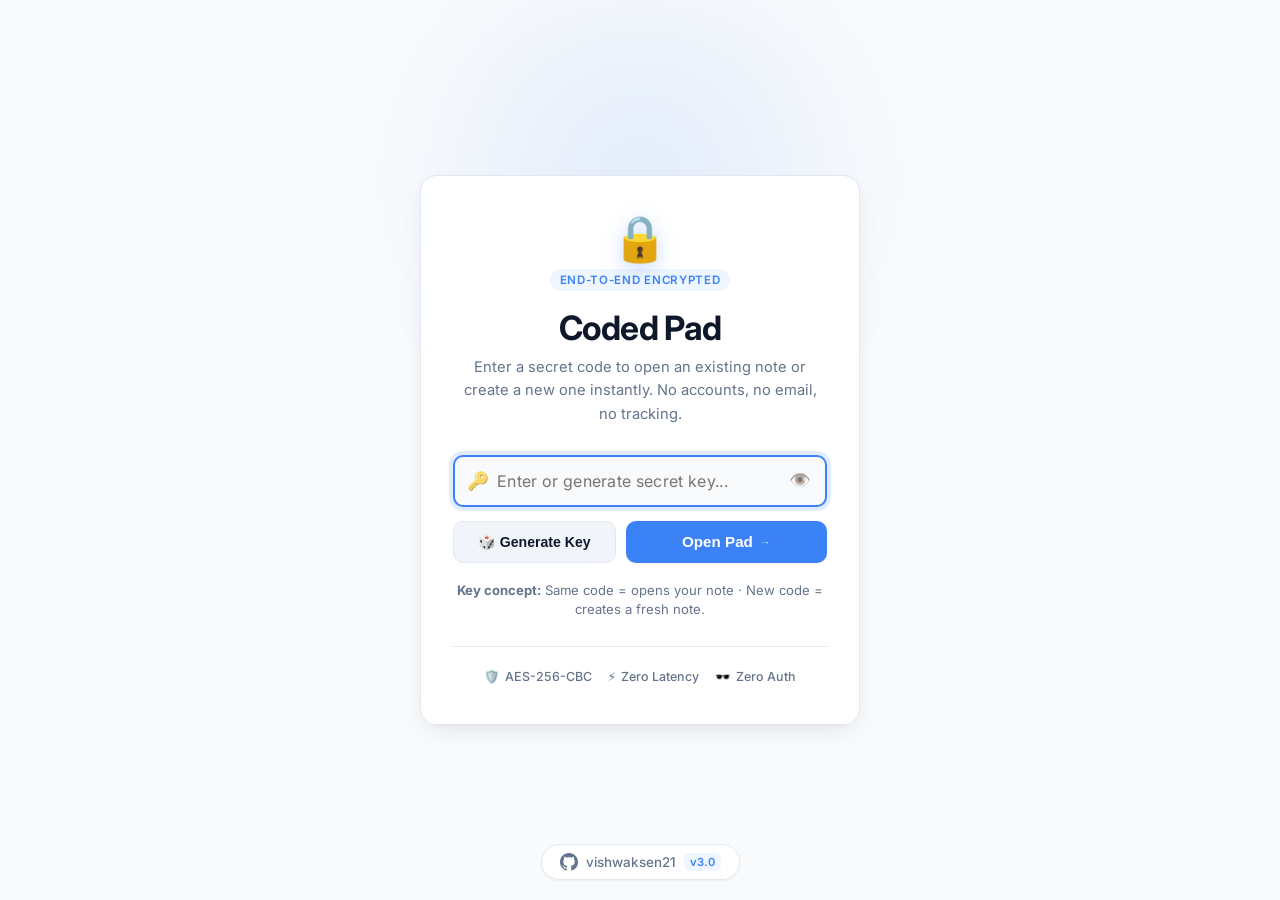
<file: templates/index.html>
<!DOCTYPE html>
<html lang="en">
<head>
    <meta charset="UTF-8" />
    <meta name="viewport" content="width=device-width, initial-scale=1.0, viewport-fit=cover" />
    <meta name="theme-color" content="#f8fafc" media="(prefers-color-scheme: light)" />
    <meta name="theme-color" content="#090d16" media="(prefers-color-scheme: dark)" />
    <meta name="mobile-web-app-capable" content="yes" />
    <meta name="apple-mobile-web-app-capable" content="yes" />
    <meta name="apple-mobile-web-app-status-bar-style" content="default" />
    <title>Coded Pad – Zero-Knowledge Ephemeral Notepad</title>
    <link rel="preload" href="/static/css/style.css" as="style" />
    <link rel="prefetch" href="/static/js/pad.js" />
    <link rel="stylesheet" href="/static/css/style.css" />
    <link rel="preconnect" href="https://fonts.googleapis.com">
    <link rel="preconnect" href="https://fonts.gstatic.com" crossorigin>
    <link rel="stylesheet" href="https://fonts.googleapis.com/css2?family=Inter:wght@400;500;600;700&family=JetBrains+Mono:wght@400;500&family=Lora:ital,wght@0,400;0,600;1,400&display=swap" media="print" onload="this.media='all'">
    <noscript>
        <link rel="stylesheet" href="https://fonts.googleapis.com/css2?family=Inter:wght@400;500;600;700&family=JetBrains+Mono:wght@400;500&family=Lora:ital,wght@0,400;0,600;1,400&display=swap">
    </noscript>
</head>
<body class="home-body">

    <div class="home-ambient-glow"></div>

    <main class="home-center">
        <!-- Brand Header -->
        <div class="home-logo-wrap">
            <div class="home-logo-icon">🔒</div>
            <span class="home-badge">End-to-End Encrypted</span>
        </div>

        <h1 class="home-title">Coded Pad</h1>
        <p class="home-sub">Enter a secret code to open an existing note or create a new one instantly. No accounts, no email, no tracking.</p>

        <!-- Access Form -->
        <form class="home-form" action="/open" method="POST" id="homeForm">
            <div class="home-input-wrap">
                <span class="home-input-prefix">🔑</span>
                <input
                    type="password"
                    id="secret_code"
                    name="secret_code"
                    class="home-input"
                    placeholder="Enter or generate secret key..."
                    minlength="3"
                    required
                    autocomplete="off"
                    autofocus
                />
                <button type="button" class="home-peek-btn" id="peekBtn" title="Show / Hide Code" aria-label="Toggle password visibility">
                    👁️
                </button>
            </div>

            <div class="home-form-actions">
                <button type="button" class="home-gen-btn" id="generateKeyBtn" title="Generate a cryptographically random, memorable secret key">
                    🎲 Generate Key
                </button>
                <button type="submit" class="home-btn">
                    <span>Open Pad</span>
                    <span class="btn-arrow">→</span>
                </button>
            </div>
        </form>

        <p class="home-hint">
            <strong>Key concept:</strong> Same code = opens your note · New code = creates a fresh note.
        </p>

        <!-- Feature Highlights -->
        <div class="home-features">
            <div class="feature-item">
                <span class="feature-icon">🛡️</span>
                <span class="feature-text">AES-256-CBC</span>
            </div>
            <div class="feature-item">
                <span class="feature-icon">⚡</span>
                <span class="feature-text">Zero Latency</span>
            </div>
            <div class="feature-item">
                <span class="feature-icon">🕶️</span>
                <span class="feature-text">Zero Auth</span>
            </div>
        </div>

        <!-- Recent Pads Container (purely client-side) -->
        <div class="recent-pads" id="recentPadsWrap" style="display: none;">
            <div class="recent-header">
                <span>Recent Pads on this Device</span>
                <button type="button" class="recent-clear" id="clearRecentBtn">Clear</button>
            </div>
            <div class="recent-list" id="recentPadsList"></div>
        </div>
    </main>

    <!-- Footer with GitHub link -->
    <footer class="home-footer">
        <a href="https://github.com/vishwaksen21" target="_blank" rel="noopener" class="github-link">
            <svg height="18" width="18" viewBox="0 0 16 16" fill="currentColor" aria-hidden="true">
                <path d="M8 0C3.58 0 0 3.58 0 8c0 3.54 2.29 6.53 5.47 7.59.4.07.55-.17.55-.38 0-.19-.01-.82-.01-1.49-2.01.37-2.53-.49-2.69-.94-.09-.23-.48-.94-.82-1.13-.28-.15-.68-.52-.01-.53.63-.01 1.08.58 1.23.82.72 1.21 1.87.87 2.33.66.07-.52.28-.87.51-1.07-1.78-.2-3.64-.89-3.64-3.95 0-.87.31-1.59.82-2.15-.08-.2-.36-1.02.08-2.12 0 0 .67-.21 2.2.82.64-.18 1.32-.27 2-.27.68 0 1.36.09 2 .27 1.53-1.04 2.2-.82 2.2-.82.44 1.1.16 1.92.08 2.12.51.56.82 1.27.82 2.15 0 3.07-1.87 3.75-3.65 3.95.29.25.54.73.54 1.48 0 1.07-.01 1.93-.01 2.2 0 .21.15.46.55.38A8.013 8.013 0 0016 8c0-4.42-3.58-8-8-8z"/>
            </svg>
            <span>vishwaksen21</span>
            <span class="gh-tag">v3.0</span>
        </a>
    </footer>

    <script>
        const secretInput = document.getElementById('secret_code');
        const peekBtn = document.getElementById('peekBtn');
        const generateBtn = document.getElementById('generateKeyBtn');

        peekBtn.addEventListener('click', () => {
            const isPassword = secretInput.type === 'password';
            secretInput.type = isPassword ? 'text' : 'password';
            peekBtn.textContent = isPassword ? '🙈' : '👁️';
        });

        const adjectives = ['cosmic', 'silent', 'emerald', 'velvet', 'swift', 'golden', 'shadow', 'stellar', 'mystic', 'vibrant', 'crystal', 'azure', 'solar', 'frost'];
        const nouns = ['tiger', 'falcon', 'river', 'vault', 'nebula', 'harbor', 'phoenix', 'forest', 'canyon', 'horizon', 'summit', 'aurora', 'citadel', 'comet'];

        generateBtn.addEventListener('click', () => {
            const adj = adjectives[Math.floor(Math.random() * adjectives.length)];
            const noun = nouns[Math.floor(Math.random() * nouns.length)];
            const num = Math.floor(10 + Math.random() * 90);
            const key = `${adj}-${noun}-${num}`;
            secretInput.value = key;
            secretInput.type = 'text';
            peekBtn.textContent = '🙈';
            secretInput.focus();
        });

        const STORAGE_KEY = 'codedpad_recent_pads';
        function getRecentPads() {
            try { return JSON.parse(localStorage.getItem(STORAGE_KEY) || '[]'); } catch { return []; }
        }
        function renderRecentPads() {
            const recent = getRecentPads();
            const wrap = document.getElementById('recentPadsWrap');
            const list = document.getElementById('recentPadsList');
            if (!recent.length) { wrap.style.display = 'none'; return; }
            wrap.style.display = 'block';
            list.innerHTML = '';
            recent.slice(0, 5).forEach(pad => {
                const item = document.createElement('a');
                item.className = 'recent-item';
                item.href = `/pad/${encodeURIComponent(pad.code)}`;
                item.innerHTML = `<span class="recent-code">${pad.code}</span><span class="recent-time">${pad.date}</span>`;
                list.appendChild(item);
            });
        }
        document.getElementById('clearRecentBtn').addEventListener('click', () => {
            localStorage.removeItem(STORAGE_KEY);
            renderRecentPads();
        });
        document.getElementById('homeForm').addEventListener('submit', (e) => {
            const code = secretInput.value.trim();
            if (!code || code.length < 3) {
                e.preventDefault();
                secretInput.focus();
                return;
            }
            try {
                const recent = getRecentPads().filter(p => p.code !== code);
                recent.unshift({ code, date: new Date().toLocaleDateString(undefined, { month: 'short', day: 'numeric' }) });
                localStorage.setItem(STORAGE_KEY, JSON.stringify(recent.slice(0, 8)));
            } catch (err) {}

            const submitBtn = document.querySelector('.home-btn');
            if (submitBtn) {
                submitBtn.innerHTML = '<span>Opening...</span> <span class="btn-arrow">⚡</span>';
            }
        });
        renderRecentPads();
    </script>
</body>
</html>
</file>
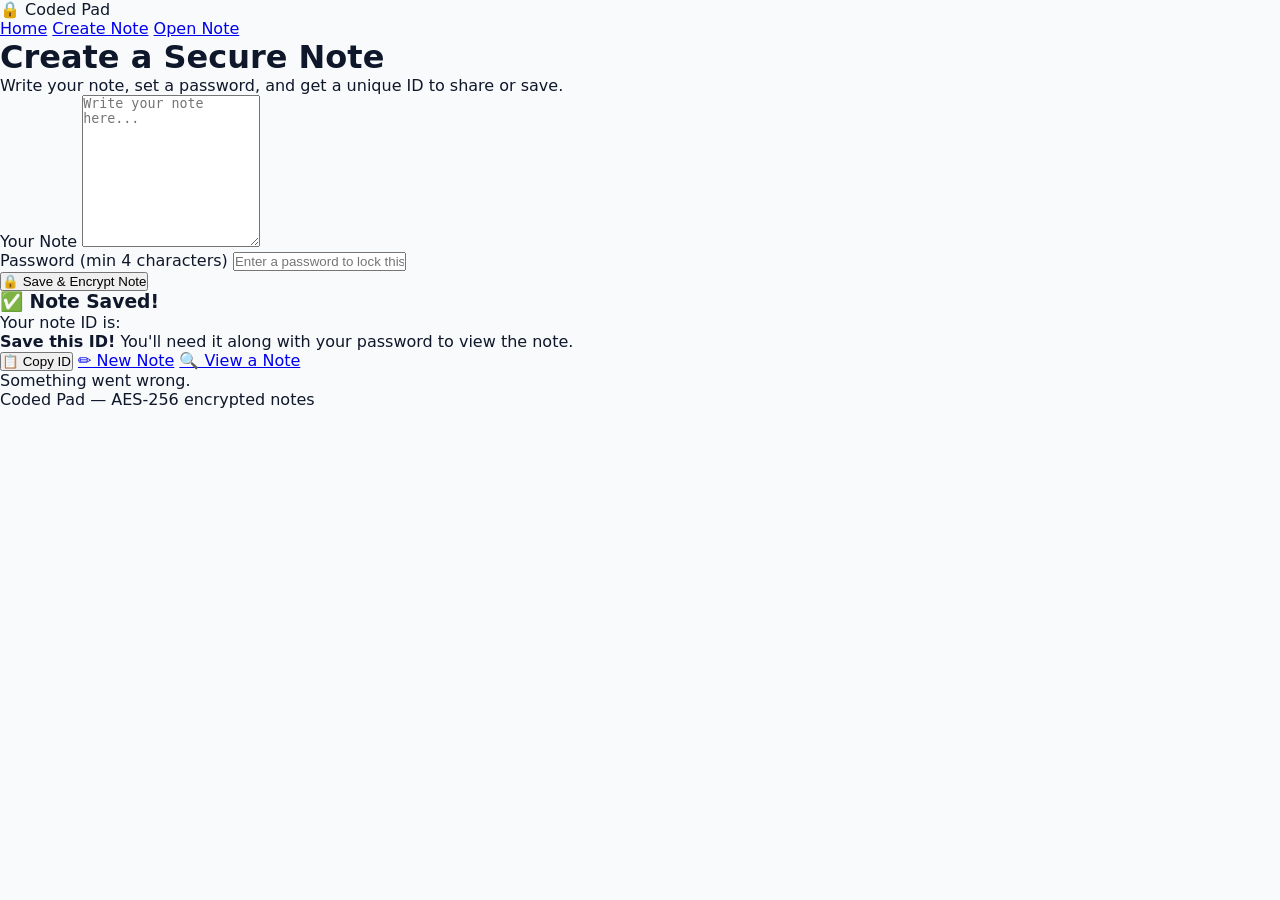
<file: templates/create.html>
<!DOCTYPE html>
<html lang="en">
<head>
    <meta charset="UTF-8" />
    <meta name="viewport" content="width=device-width, initial-scale=1.0" />
    <title>Create Note – Coded Pad</title>
    <link rel="stylesheet" href="/static/css/style.css" />
</head>
<body>

    <!-- ── Navigation ── -->
    <nav class="navbar">
        <div class="nav-brand">🔒 Coded Pad</div>
        <div class="nav-links">
            <a href="/">Home</a>
            <a href="/create">Create Note</a>
            <a href="/view">Open Note</a>
        </div>
    </nav>

    <main class="page-content">
        <div class="form-container">
            <h1>Create a Secure Note</h1>
            <p class="form-subtitle">Write your note, set a password, and get a unique ID to share or save.</p>

            <!-- Note creation form -->
            <form id="createForm">

                <!-- Note text area -->
                <div class="form-group">
                    <label for="noteText">Your Note</label>
                    <textarea
                        id="noteText"
                        name="note"
                        rows="10"
                        placeholder="Write your note here..."
                        required
                    ></textarea>
                </div>

                <!-- Password field -->
                <div class="form-group">
                    <label for="notePassword">Password (min 4 characters)</label>
                    <input
                        type="password"
                        id="notePassword"
                        name="password"
                        placeholder="Enter a password to lock this note"
                        minlength="4"
                        required
                    />
                </div>

                <!-- Submit button -->
                <button type="submit" class="btn btn-primary btn-full" id="saveBtn">
                    🔒 Save & Encrypt Note
                </button>

            </form>

            <!-- Success box (hidden by default) -->
            <div id="successBox" class="result-box success-box hidden">
                <h3>✅ Note Saved!</h3>
                <p>Your note ID is:</p>
                <div class="note-id-display" id="generatedId"></div>
                <p class="tip">
                    <strong>Save this ID!</strong> You'll need it along with your password to view the note.
                </p>
                <div class="action-row">
                    <button onclick="copyId()" class="btn btn-secondary">📋 Copy ID</button>
                    <a href="/create" class="btn btn-primary">✏️ New Note</a>
                    <a href="/view" class="btn btn-secondary">🔍 View a Note</a>
                </div>
            </div>

            <!-- Error box (hidden by default) -->
            <div id="errorBox" class="result-box error-box hidden">
                <p id="errorMsg">Something went wrong.</p>
            </div>

        </div>
    </main>

    <footer class="footer">
        <p>Coded Pad &mdash; AES-256 encrypted notes</p>
    </footer>

    <script src="/static/js/create.js"></script>

</body>
</html>
</file>
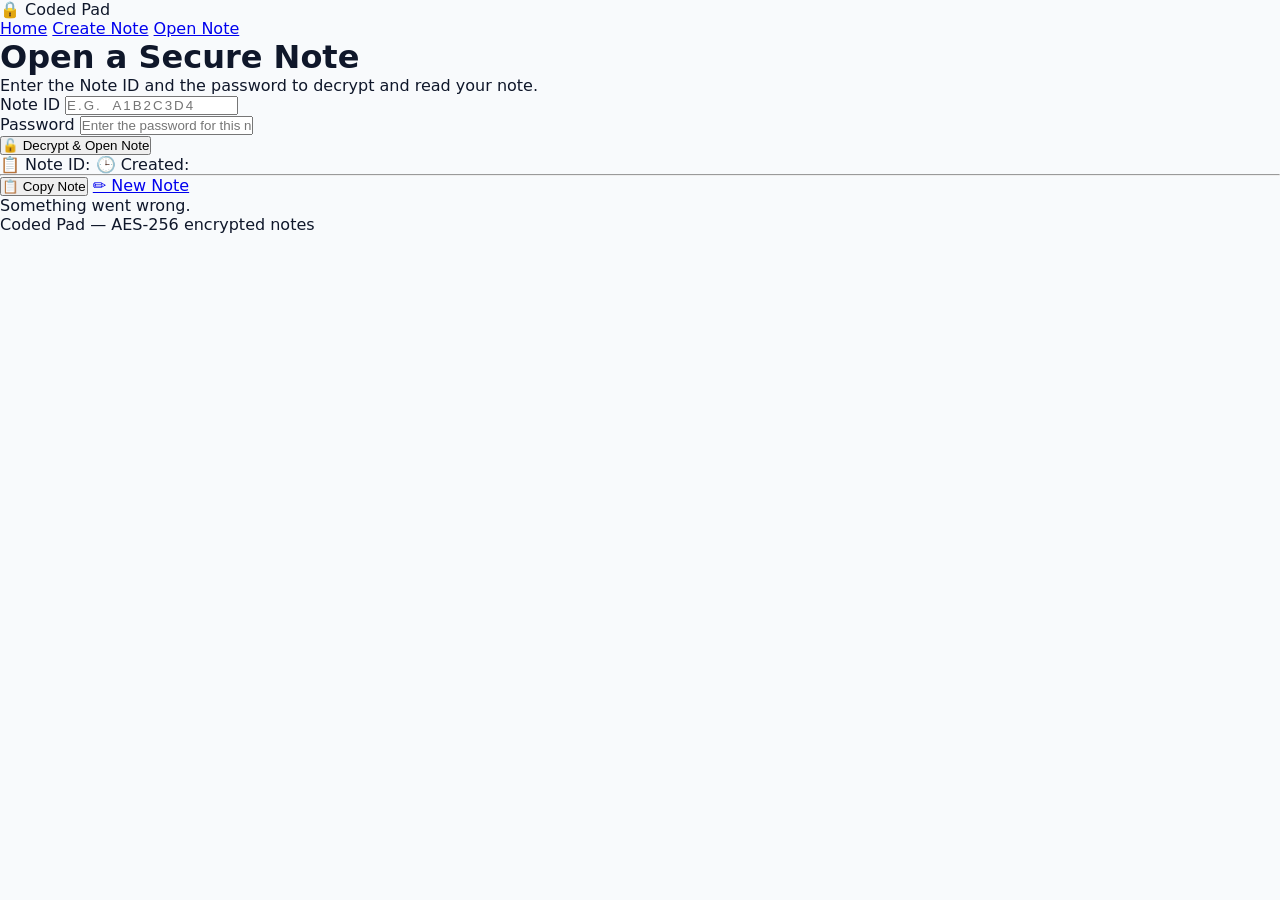
<file: templates/view.html>
<!DOCTYPE html>
<html lang="en">
<head>
    <meta charset="UTF-8" />
    <meta name="viewport" content="width=device-width, initial-scale=1.0" />
    <title>Open Note – Coded Pad</title>
    <link rel="stylesheet" href="/static/css/style.css" />
</head>
<body>

    <!-- ── Navigation ── -->
    <nav class="navbar">
        <div class="nav-brand">🔒 Coded Pad</div>
        <div class="nav-links">
            <a href="/">Home</a>
            <a href="/create">Create Note</a>
            <a href="/view">Open Note</a>
        </div>
    </nav>

    <main class="page-content">
        <div class="form-container">
            <h1>Open a Secure Note</h1>
            <p class="form-subtitle">Enter the Note ID and the password to decrypt and read your note.</p>

            <!-- View note form -->
            <form id="viewForm">

                <!-- Note ID field -->
                <div class="form-group">
                    <label for="noteId">Note ID</label>
                    <input
                        type="text"
                        id="noteId"
                        name="note_id"
                        placeholder="e.g.  A1B2C3D4"
                        maxlength="8"
                        required
                        style="text-transform: uppercase; letter-spacing: 0.15em;"
                    />
                </div>

                <!-- Password field -->
                <div class="form-group">
                    <label for="viewPassword">Password</label>
                    <input
                        type="password"
                        id="viewPassword"
                        name="password"
                        placeholder="Enter the password for this note"
                        required
                    />
                </div>

                <!-- Submit button -->
                <button type="submit" class="btn btn-primary btn-full" id="openBtn">
                    🔓 Decrypt & Open Note
                </button>

            </form>

            <!-- Note display box (hidden by default) -->
            <div id="noteDisplay" class="result-box note-display hidden">
                <div class="note-meta">
                    <span>📋 Note ID: <strong id="displayedId"></strong></span>
                    <span>🕒 Created: <strong id="displayedTime"></strong></span>
                </div>
                <hr />
                <pre id="noteContent" class="note-content"></pre>
                <div class="action-row">
                    <button onclick="copyNote()" class="btn btn-secondary">📋 Copy Note</button>
                    <a href="/create" class="btn btn-primary">✏️ New Note</a>
                </div>
            </div>

            <!-- Error box (hidden by default) -->
            <div id="errorBox" class="result-box error-box hidden">
                <p id="errorMsg">Something went wrong.</p>
            </div>

        </div>
    </main>

    <footer class="footer">
        <p>Coded Pad &mdash; AES-256 encrypted notes</p>
    </footer>

    <script src="/static/js/view.js"></script>

</body>
</html>
</file>
<file: static/css/style.css>
/* ================================================================
   Coded Pad v3.0 – Modern Ephemeral Notepad Design System
   ================================================================ */

:root {
    --bg:             #f8fafc;
    --surface:        #ffffff;
    --surface-hover:  #f1f5f9;
    --border:         #e2e8f0;
    --border-hover:   #cbd5e1;
    --primary:        #3b82f6;
    --primary-dk:     #2563eb;
    --primary-light:  #eff6ff;
    --danger:         #ef4444;
    --danger-light:   #fef2f2;
    --success:        #10b981;
    --success-light:  #ecfdf5;
    --warning:        #f59e0b;
    --text:           #0f172a;
    --text-muted:     #64748b;
    --text-faint:     #94a3b8;
    --radius-sm:      6px;
    --radius-md:      10px;
    --radius-lg:      16px;
    --radius-full:    9999px;
    --shadow-sm:      0 1px 2px 0 rgba(0, 0, 0, 0.05);
    --shadow-md:      0 4px 6px -1px rgba(0, 0, 0, 0.08), 0 2px 4px -2px rgba(0, 0, 0, 0.05);
    --shadow-lg:      0 10px 25px -5px rgba(0, 0, 0, 0.08), 0 8px 10px -6px rgba(0, 0, 0, 0.04);
    --font-sans:      'Inter', system-ui, -apple-system, sans-serif;
    --font-serif:     'Lora', Georgia, serif;
    --font-mono:      'JetBrains Mono', monospace;
    --transition-fast: 0.15s cubic-bezier(0.4, 0, 0.2, 1);
    --transition-base: 0.2s cubic-bezier(0.4, 0, 0.2, 1);
}

[data-theme="dark"] {
    --bg:             #090d16;
    --surface:        #131a29;
    --surface-hover:  #1e293b;
    --border:         #232f45;
    --border-hover:   #334155;
    --primary:        #60a5fa;
    --primary-dk:     #3b82f6;
    --primary-light:  #172554;
    --danger:         #f87171;
    --danger-light:   #450a0a;
    --success:        #34d399;
    --success-light:  #064e3b;
    --warning:        #fbbf24;
    --text:           #f8fafc;
    --text-muted:     #94a3b8;
    --text-faint:     #64748b;
    --shadow-sm:      0 1px 2px 0 rgba(0, 0, 0, 0.3);
    --shadow-md:      0 4px 8px -1px rgba(0, 0, 0, 0.4);
    --shadow-lg:      0 12px 28px -5px rgba(0, 0, 0, 0.6);
}

@media (prefers-color-scheme: dark) {
    :root:not([data-theme="light"]) {
        --bg:             #090d16;
        --surface:        #131a29;
        --surface-hover:  #1e293b;
        --border:         #232f45;
        --border-hover:   #334155;
        --primary:        #60a5fa;
        --primary-dk:     #3b82f6;
        --primary-light:  #172554;
        --danger:         #f87171;
        --danger-light:   #450a0a;
        --success:        #34d399;
        --success-light:  #064e3b;
        --warning:        #fbbf24;
        --text:           #f8fafc;
        --text-muted:     #94a3b8;
        --text-faint:     #64748b;
        --shadow-sm:      0 1px 2px 0 rgba(0, 0, 0, 0.3);
        --shadow-md:      0 4px 8px -1px rgba(0, 0, 0, 0.4);
        --shadow-lg:      0 12px 28px -5px rgba(0, 0, 0, 0.6);
    }
}

*, *::before, *::after {
    box-sizing: border-box;
    margin: 0;
    padding: 0;
}

html {
    -webkit-text-size-adjust: 100%;
    text-size-adjust: 100%;
}

body {
    font-family: var(--font-sans);
    color: var(--text);
    background-color: var(--bg);
    min-height: 100vh;
    min-height: 100dvh;
    transition: background-color var(--transition-base), color var(--transition-base);
    -webkit-font-smoothing: antialiased;
}

button, input, textarea, a {
    touch-action: manipulation;
    -webkit-tap-highlight-color: transparent;
}

::selection {
    background: rgba(59, 130, 246, 0.28);
    color: inherit;
}

/* Typography Modes */
body.font-sans .pad-textarea { font-family: var(--font-sans); font-size: 1.05rem; line-height: 1.85; }
body.font-serif .pad-textarea { font-family: var(--font-serif); font-size: 1.15rem; line-height: 1.95; }
body.font-mono .pad-textarea { font-family: var(--font-mono); font-size: 0.95rem; line-height: 1.75; }

/* ── HOME PAGE ─────────────────────────────────────────────────── */
.home-body {
    position: relative;
    display: flex;
    align-items: center;
    justify-content: center;
    padding: 24px;
    overflow-x: hidden;
}

.home-ambient-glow {
    position: fixed;
    top: 20%;
    left: 50%;
    transform: translate(-50%, -50%);
    width: 600px;
    height: 400px;
    background: radial-gradient(circle, rgba(59, 130, 246, 0.12) 0%, rgba(59, 130, 246, 0) 70%);
    pointer-events: none;
    z-index: 0;
    filter: blur(40px);
}

.home-center {
    position: relative;
    z-index: 1;
    width: 100%;
    max-width: 440px;
    background: var(--surface);
    border: 1px solid var(--border);
    border-radius: var(--radius-lg);
    box-shadow: var(--shadow-lg);
    padding: 40px 32px;
    text-align: center;
    backdrop-filter: blur(12px);
    transition: border-color var(--transition-base);
}

.home-logo-wrap {
    display: inline-flex;
    flex-direction: column;
    align-items: center;
    gap: 8px;
    margin-bottom: 16px;
}

.home-logo-icon {
    font-size: 2.8rem;
    line-height: 1;
    filter: drop-shadow(0 4px 10px rgba(59, 130, 246, 0.3));
}

.home-badge {
    font-size: 0.72rem;
    font-weight: 600;
    text-transform: uppercase;
    letter-spacing: 0.06em;
    color: var(--primary);
    background: var(--primary-light);
    padding: 4px 10px;
    border-radius: var(--radius-full);
}

.home-title {
    font-size: 2.1rem;
    font-weight: 700;
    letter-spacing: -0.02em;
    margin-bottom: 8px;
    color: var(--text);
}

.home-sub {
    font-size: 0.92rem;
    color: var(--text-muted);
    line-height: 1.6;
    margin-bottom: 28px;
}

.home-form {
    display: flex;
    flex-direction: column;
    gap: 14px;
}

.home-input-wrap {
    position: relative;
    display: flex;
    align-items: center;
}

.home-input-prefix {
    position: absolute;
    left: 14px;
    font-size: 1.1rem;
    pointer-events: none;
    opacity: 0.7;
}

.home-input {
    width: 100%;
    padding: 14px 44px 14px 42px;
    font-size: 1rem;
    font-family: var(--font-sans);
    background: var(--bg);
    color: var(--text);
    border: 2px solid var(--border);
    border-radius: var(--radius-md);
    transition: all var(--transition-base);
    letter-spacing: 0.02em;
}

.home-input:focus {
    outline: none;
    border-color: var(--primary);
    box-shadow: 0 0 0 4px rgba(59, 130, 246, 0.15);
}

.home-peek-btn {
    position: absolute;
    right: 12px;
    background: none;
    border: none;
    font-size: 1.1rem;
    cursor: pointer;
    opacity: 0.6;
    padding: 4px;
    border-radius: var(--radius-sm);
    transition: opacity var(--transition-fast);
}
.home-peek-btn:hover { opacity: 1; }

.home-form-actions {
    display: flex;
    gap: 10px;
}

.home-gen-btn {
    flex: 1;
    padding: 12px;
    font-size: 0.88rem;
    font-weight: 600;
    background: var(--surface-hover);
    color: var(--text);
    border: 1px solid var(--border);
    border-radius: var(--radius-md);
    cursor: pointer;
    transition: all var(--transition-fast);
}
.home-gen-btn:hover {
    background: var(--border);
    border-color: var(--text-muted);
}

.home-btn {
    flex: 1.3;
    display: inline-flex;
    align-items: center;
    justify-content: center;
    gap: 6px;
    padding: 12px;
    font-size: 0.95rem;
    font-weight: 600;
    background: var(--primary);
    color: #fff;
    border: none;
    border-radius: var(--radius-md);
    cursor: pointer;
    box-shadow: var(--shadow-sm);
    transition: all var(--transition-fast);
}
.home-btn:hover {
    background: var(--primary-dk);
    box-shadow: var(--shadow-md);
}
.home-btn:active { transform: scale(0.98); }
.btn-arrow { font-size: 1.1rem; transition: transform var(--transition-fast); }
.home-btn:hover .btn-arrow { transform: translateX(3px); }

.home-hint {
    margin-top: 18px;
    font-size: 0.82rem;
    color: var(--text-muted);
    line-height: 1.5;
}

.home-features {
    display: flex;
    justify-content: center;
    gap: 16px;
    margin-top: 26px;
    padding-top: 22px;
    border-top: 1px solid var(--border);
}

.feature-item {
    display: inline-flex;
    align-items: center;
    gap: 5px;
    font-size: 0.78rem;
    font-weight: 500;
    color: var(--text-muted);
}

.recent-pads {
    margin-top: 24px;
    text-align: left;
    border-top: 1px solid var(--border);
    padding-top: 16px;
}
.recent-header {
    display: flex;
    justify-content: space-between;
    font-size: 0.75rem;
    font-weight: 600;
    color: var(--text-faint);
    text-transform: uppercase;
    letter-spacing: 0.05em;
    margin-bottom: 8px;
}
.recent-clear {
    background: none;
    border: none;
    color: var(--text-faint);
    cursor: pointer;
    font-size: 0.75rem;
}
.recent-clear:hover { color: var(--danger); }
.recent-list { display: flex; flex-direction: column; gap: 6px; }
.recent-item {
    display: flex;
    justify-content: space-between;
    padding: 8px 12px;
    background: var(--bg);
    border: 1px solid var(--border);
    border-radius: var(--radius-sm);
    text-decoration: none;
    color: var(--text);
    font-size: 0.84rem;
    font-family: var(--font-mono);
    transition: all var(--transition-fast);
}
.recent-item:hover {
    border-color: var(--primary);
    background: var(--surface-hover);
}
.recent-time { font-size: 0.75rem; color: var(--text-muted); font-family: var(--font-sans); }

.home-footer {
    position: fixed;
    bottom: 20px;
    left: 0;
    width: 100%;
    text-align: center;
    z-index: 2;
}

.github-link {
    display: inline-flex;
    align-items: center;
    gap: 8px;
    font-size: 0.84rem;
    font-weight: 500;
    color: var(--text-muted);
    text-decoration: none;
    padding: 8px 18px;
    border: 1px solid var(--border);
    border-radius: var(--radius-full);
    background: var(--surface);
    box-shadow: var(--shadow-sm);
    transition: all var(--transition-base);
}
.github-link:hover {
    color: var(--text);
    border-color: var(--text-muted);
    box-shadow: var(--shadow-md);
    transform: translateY(-2px);
}
.gh-tag {
    font-size: 0.7rem;
    background: var(--primary-light);
    color: var(--primary);
    padding: 2px 6px;
    border-radius: var(--radius-sm);
    font-weight: 600;
}

/* ── PAD (EDITOR) PAGE ─────────────────────────────────────────── */
.pad-body {
    min-height: 100vh;
    display: flex;
    flex-direction: column;
    background: var(--surface);
    position: relative;
}

/* Header Toolbar */
.pad-header {
    display: flex;
    align-items: center;
    justify-content: space-between;
    padding: 10px 24px;
    background: var(--surface);
    border-bottom: 1px solid var(--border);
    position: sticky;
    top: 0;
    z-index: 100;
    gap: 16px;
    transition: transform var(--transition-base), opacity var(--transition-base);
}

.pad-brand-group {
    display: flex;
    align-items: center;
    gap: 14px;
}

.pad-logo {
    font-size: 1.05rem;
    font-weight: 700;
    color: var(--text);
    text-decoration: none;
    display: flex;
    align-items: center;
    gap: 6px;
}

.pad-code-pill {
    display: inline-flex;
    align-items: center;
    gap: 6px;
    padding: 5px 12px;
    background: var(--bg);
    border: 1px solid var(--border);
    border-radius: var(--radius-full);
    font-size: 0.82rem;
    font-family: var(--font-mono);
    cursor: pointer;
    transition: all var(--transition-fast);
}
.pad-code-pill:hover {
    border-color: var(--primary);
    background: var(--primary-light);
}
.code-pill-label { color: var(--text-muted); font-family: var(--font-sans); }
.code-pill-val { font-weight: 600; color: var(--text); }
.code-copy-icon { font-size: 0.85rem; opacity: 0.6; }

/* Status Pill */
.pad-meta {
    flex: 1;
    display: flex;
    justify-content: center;
}
.save-status-indicator {
    display: inline-flex;
    align-items: center;
    gap: 7px;
    font-size: 0.82rem;
    font-weight: 500;
    color: var(--text-muted);
}
.status-dot {
    width: 8px;
    height: 8px;
    border-radius: 50%;
    background: var(--success);
    transition: background-color var(--transition-base);
}
.status-dot.dot-unsaved { background: var(--warning); }
.status-dot.dot-saved { background: var(--success); }

/* Actions & Buttons */
.pad-actions {
    display: flex;
    align-items: center;
    gap: 8px;
}

.pad-tool-btn {
    padding: 7px 12px;
    font-size: 0.85rem;
    font-weight: 500;
    font-family: var(--font-sans);
    background: var(--bg);
    color: var(--text);
    border: 1px solid var(--border);
    border-radius: var(--radius-md);
    cursor: pointer;
    display: inline-flex;
    align-items: center;
    gap: 5px;
    transition: all var(--transition-fast);
}
.pad-tool-btn:hover {
    background: var(--surface-hover);
    border-color: var(--border-hover);
}

.pad-copy-btn {
    padding: 7px 14px;
    font-size: 0.85rem;
    font-weight: 500;
    font-family: var(--font-sans);
    background: var(--bg);
    color: var(--text);
    border: 1px solid var(--border);
    border-radius: var(--radius-md);
    cursor: pointer;
    transition: all var(--transition-fast);
}
.pad-copy-btn:hover { background: var(--surface-hover); }
.pad-copy-btn.copied {
    background: var(--success-light);
    color: var(--success);
    border-color: var(--success);
}

.pad-save-btn {
    display: inline-flex;
    align-items: center;
    gap: 6px;
    padding: 7px 16px;
    font-size: 0.875rem;
    font-weight: 600;
    font-family: var(--font-sans);
    background: var(--primary);
    color: #fff;
    border: none;
    border-radius: var(--radius-md);
    cursor: pointer;
    box-shadow: var(--shadow-sm);
    transition: all var(--transition-fast);
}
.pad-save-btn:hover { background: var(--primary-dk); }
.pad-save-btn:active { transform: scale(0.97); }
.pad-save-btn:disabled { opacity: 0.6; cursor: not-allowed; }
.kbd-hint {
    font-size: 0.7rem;
    background: rgba(255, 255, 255, 0.25);
    padding: 2px 5px;
    border-radius: 4px;
    font-family: var(--font-mono);
}

.btn-icon {
    display: inline-flex;
    align-items: center;
    line-height: 1;
    font-size: 0.95em;
}
.btn-text {
    display: inline;
}
.btn-arrow {
    font-size: 0.7em;
    opacity: 0.7;
    margin-left: 1px;
}

/* Dropdown Menus */
.dropdown-wrap { position: relative; }
.dropdown-menu {
    display: none;
    position: absolute;
    top: calc(100% + 8px);
    left: 0;
    min-width: 170px;
    background: var(--surface);
    border: 1px solid var(--border);
    border-radius: var(--radius-md);
    box-shadow: var(--shadow-lg);
    padding: 6px;
    z-index: 200;
    flex-direction: column;
    gap: 3px;
}
.dropdown-menu.dropdown-right { left: auto; right: 0; }
.dropdown-menu.show { display: flex; animation: fadeIn var(--transition-fast); }

.dropdown-item {
    display: flex;
    align-items: center;
    gap: 8px;
    width: 100%;
    padding: 8px 12px;
    font-size: 0.84rem;
    font-family: var(--font-sans);
    background: none;
    border: none;
    border-radius: var(--radius-sm);
    color: var(--text);
    cursor: pointer;
    text-align: left;
    transition: background var(--transition-fast);
}
.dropdown-item:hover { background: var(--surface-hover); }
.dropdown-item.active {
    font-weight: 600;
    color: var(--primary);
    background: var(--primary-light);
}
.dropdown-divider {
    border: none;
    border-top: 1px solid var(--border);
    margin: 4px 0;
}
.dropdown-danger { color: var(--danger); }
.dropdown-danger:hover { background: var(--danger-light); }

/* Writing Canvas */
.pad-main {
    flex: 1;
    display: flex;
    flex-direction: column;
    position: relative;
}

.pad-textarea {
    flex: 1;
    width: 100%;
    padding: 40px 14%;
    color: var(--text);
    background: var(--surface);
    border: none;
    outline: none;
    resize: none;
    min-height: calc(100vh - 120px);
    transition: background-color var(--transition-base), color var(--transition-base);
}

/* Footer Status Bar */
.pad-footer {
    display: flex;
    align-items: center;
    justify-content: space-between;
    padding: 10px 24px;
    background: var(--surface);
    border-top: 1px solid var(--border);
    font-size: 0.78rem;
    color: var(--text-muted);
    transition: transform var(--transition-base), opacity var(--transition-base);
}

.pad-footer-left { display: flex; align-items: center; gap: 8px; }
.pad-badge-muted { font-variant-numeric: tabular-nums; }
.pad-footer-dot { opacity: 0.4; }

.pad-stats {
    display: flex;
    align-items: center;
    gap: 8px;
    font-variant-numeric: tabular-nums;
}
.stat-pill {
    padding: 3px 8px;
    background: var(--bg);
    border: 1px solid var(--border);
    border-radius: var(--radius-full);
}

.pad-close-link {
    color: var(--primary);
    text-decoration: none;
    font-weight: 500;
}
.pad-close-link:hover { text-decoration: underline; }

/* Zen Mode */
.zen-mode .pad-header,
.zen-mode .pad-footer {
    display: none !important;
}
.zen-mode .pad-textarea {
    padding: 60px 18%;
    min-height: 100vh;
}
.zen-exit-pill {
    display: none;
    position: fixed;
    top: 20px;
    right: 20px;
    background: var(--surface);
    border: 1px solid var(--border);
    padding: 6px 14px;
    border-radius: var(--radius-full);
    font-size: 0.78rem;
    font-weight: 500;
    color: var(--text-muted);
    box-shadow: var(--shadow-md);
    cursor: pointer;
    z-index: 1000;
    transition: all var(--transition-fast);
}
.zen-mode .zen-exit-pill { display: block; }
.zen-exit-pill:hover {
    color: var(--text);
    border-color: var(--text-muted);
}

/* Toast Notifications */
.toast-container {
    position: fixed;
    bottom: 24px;
    right: 24px;
    display: flex;
    flex-direction: column;
    gap: 8px;
    z-index: 1000;
    pointer-events: none;
}

.toast-item {
    display: flex;
    align-items: center;
    gap: 10px;
    padding: 10px 18px;
    background: var(--surface);
    border: 1px solid var(--border);
    border-radius: var(--radius-md);
    box-shadow: var(--shadow-lg);
    font-size: 0.85rem;
    color: var(--text);
    pointer-events: auto;
    animation: slideUp var(--transition-fast);
}
.toast-icon { font-weight: 700; }
.toast-success .toast-icon { color: var(--success); }
.toast-error .toast-icon { color: var(--danger); }
.toast-info .toast-icon { color: var(--primary); }
.toast-warning .toast-icon { color: var(--warning); }
.toast-fade-out { opacity: 0; transform: translateY(10px); transition: all 0.3s ease; }

/* Modal Confirmation */
.modal-backdrop {
    position: fixed;
    inset: 0;
    background: rgba(0, 0, 0, 0.45);
    backdrop-filter: blur(4px);
    display: flex;
    align-items: center;
    justify-content: center;
    z-index: 1500;
    padding: 20px;
}
.modal-box {
    background: var(--surface);
    border: 1px solid var(--border);
    border-radius: var(--radius-lg);
    box-shadow: var(--shadow-lg);
    max-width: 400px;
    width: 100%;
    padding: 24px;
    text-align: left;
}
.modal-title { font-size: 1.15rem; font-weight: 700; margin-bottom: 8px; color: var(--text); }
.modal-text { font-size: 0.9rem; color: var(--text-muted); line-height: 1.5; margin-bottom: 20px; }
.modal-actions { display: flex; justify-content: flex-end; gap: 10px; }
.modal-btn-cancel {
    padding: 8px 16px;
    font-size: 0.88rem;
    font-weight: 500;
    background: var(--bg);
    border: 1px solid var(--border);
    border-radius: var(--radius-md);
    color: var(--text);
    cursor: pointer;
}
.modal-btn-danger {
    padding: 8px 16px;
    font-size: 0.88rem;
    font-weight: 600;
    background: var(--danger);
    border: none;
    border-radius: var(--radius-md);
    color: #fff;
    cursor: pointer;
}

/* Keyframes */
@keyframes fadeIn {
    from { opacity: 0; transform: translateY(-4px); }
    to { opacity: 1; transform: translateY(0); }
}
@keyframes slideUp {
    from { opacity: 0; transform: translateY(12px); }
    to { opacity: 1; transform: translateY(0); }
}

/* Accessibility Focus States */
button:focus-visible, a:focus-visible, input:focus-visible, textarea:focus-visible {
    outline: 2px solid var(--primary);
    outline-offset: 2px;
}

/* Responsive Media Queries */
@media (max-width: 768px) {
    .pad-textarea { padding: 24px 4%; }
    .pad-meta { display: none; }
    .pad-actions { gap: 6px; }
    .kbd-hint { display: none; }
}

@media (max-width: 640px) {
    /* ── Home Page Mobile Compact ── */
    .home-body {
        padding: max(16px, env(safe-area-inset-top)) max(14px, env(safe-area-inset-right)) max(14px, env(safe-area-inset-bottom)) max(14px, env(safe-area-inset-left));
        min-height: 100vh;
        min-height: 100dvh;
        flex-direction: column;
        justify-content: space-between;
        align-items: center;
    }

    .home-ambient-glow {
        width: 280px;
        height: 280px;
        filter: blur(30px);
        top: 15%;
    }

    .home-center {
        margin: auto 0;
        width: 100%;
        max-width: 100%;
        padding: 24px 18px;
        border-radius: var(--radius-md);
        box-shadow: var(--shadow-md);
    }

    .home-logo-wrap {
        margin-bottom: 10px;
        gap: 6px;
    }

    .home-logo-icon {
        font-size: 2.2rem;
    }

    .home-badge {
        font-size: 0.68rem;
        padding: 3px 8px;
    }

    .home-title {
        font-size: 1.65rem;
        letter-spacing: -0.01em;
        margin-bottom: 6px;
    }

    .home-sub {
        font-size: 0.85rem;
        line-height: 1.5;
        margin-bottom: 18px;
    }

    .home-form {
        gap: 12px;
    }

    .home-input {
        padding: 12px 38px 12px 38px;
        font-size: 1rem;
        border-radius: var(--radius-sm);
    }

    .home-input-prefix {
        left: 12px;
        font-size: 1rem;
    }

    .home-peek-btn {
        right: 10px;
        font-size: 1rem;
    }

    .home-form-actions {
        gap: 8px;
    }

    .home-gen-btn {
        padding: 10px 8px;
        font-size: 0.82rem;
    }

    .home-btn {
        padding: 10px 12px;
        font-size: 0.88rem;
    }

    .home-hint {
        margin-top: 12px;
        font-size: 0.76rem;
        line-height: 1.4;
    }

    .home-features {
        margin-top: 16px;
        padding-top: 14px;
        gap: 10px;
        flex-wrap: wrap;
    }

    .feature-item {
        font-size: 0.72rem;
    }

    .recent-pads {
        margin-top: 16px;
        padding-top: 12px;
    }

    .recent-header {
        font-size: 0.72rem;
        margin-bottom: 6px;
    }

    .recent-item {
        padding: 6px 10px;
        font-size: 0.78rem;
    }

    .recent-code {
        max-width: 160px;
        overflow: hidden;
        text-overflow: ellipsis;
        white-space: nowrap;
    }

    .home-footer {
        position: static;
        margin-top: 16px;
        margin-bottom: max(6px, env(safe-area-inset-bottom));
        padding: 0;
    }

    .github-link {
        padding: 6px 14px;
        font-size: 0.78rem;
    }

    /* ── Pad Editor Mobile Compact ── */
    .pad-header {
        padding-top: max(8px, env(safe-area-inset-top));
        padding-bottom: 8px;
        padding-left: max(10px, env(safe-area-inset-left));
        padding-right: max(10px, env(safe-area-inset-right));
        gap: 6px;
        min-height: 48px;
    }

    .pad-brand-group {
        gap: 6px;
        min-width: 0;
        flex-shrink: 1;
    }

    .pad-logo-text {
        display: none;
    }

    .pad-logo {
        font-size: 1.2rem;
        line-height: 1;
        gap: 0;
        padding: 2px;
        flex-shrink: 0;
    }

    .pad-code-pill {
        display: inline-flex;
        align-items: center;
        gap: 3px;
        padding: 4px 8px;
        font-size: 0.75rem;
        max-width: 120px;
        min-width: 0;
        flex-shrink: 1;
    }

    .code-pill-label {
        display: none;
    }

    .code-pill-val {
        max-width: 75px;
        overflow: hidden;
        text-overflow: ellipsis;
        white-space: nowrap;
        font-size: 0.75rem;
    }

    .code-copy-icon {
        font-size: 0.75rem;
        flex-shrink: 0;
    }

    .pad-meta {
        display: none;
    }

    .pad-actions {
        gap: 4px;
        flex-shrink: 0;
        display: flex;
        align-items: center;
    }

    .pad-tool-btn,
    .pad-copy-btn,
    .pad-save-btn {
        padding: 6px 8px;
        font-size: 0.78rem;
        height: 34px;
        border-radius: var(--radius-sm);
        min-width: 32px;
        justify-content: center;
    }

    .btn-text {
        display: none;
    }

    .pad-save-btn .btn-text {
        display: inline;
        font-size: 0.78rem;
    }

    .pad-save-btn {
        padding: 6px 10px;
        font-weight: 600;
        gap: 4px;
    }

    .dropdown-menu {
        position: fixed;
        top: 52px;
        right: 10px;
        left: auto;
        min-width: 185px;
        max-width: calc(100vw - 20px);
        box-shadow: var(--shadow-lg);
        border-radius: var(--radius-md);
        padding: 6px;
    }

    .dropdown-item {
        padding: 9px 12px;
        font-size: 0.84rem;
    }

    /* Compact Canvas */
    .pad-textarea {
        padding: 14px 14px 24px 14px;
        font-size: 1rem !important;
        line-height: 1.6 !important;
        min-height: calc(100dvh - 84px);
    }
    body.font-sans .pad-textarea { font-size: 1rem; line-height: 1.62; }
    body.font-serif .pad-textarea { font-size: 1.05rem; line-height: 1.68; }
    body.font-mono .pad-textarea { font-size: 0.92rem; line-height: 1.55; }

    /* Ultra-Compact Footer Status Bar */
    .pad-footer {
        flex-direction: row;
        align-items: center;
        justify-content: space-between;
        padding-top: 6px;
        padding-bottom: max(6px, env(safe-area-inset-bottom));
        padding-left: max(10px, env(safe-area-inset-left));
        padding-right: max(10px, env(safe-area-inset-right));
        font-size: 0.72rem;
        gap: 6px;
        min-height: 34px;
    }

    .pad-meta-created,
    .stat-detail {
        display: none !important;
    }

    .pad-footer-left {
        gap: 4px;
        font-size: 0.72rem;
        min-width: 0;
    }

    .pad-badge-muted {
        font-size: 0.72rem;
    }

    .pad-stats {
        gap: 4px;
        font-size: 0.72rem;
        min-width: 0;
    }

    .stat-pill {
        padding: 2px 6px;
        font-size: 0.7rem;
    }

    .pad-footer-right {
        flex-shrink: 0;
    }

    .pad-close-link {
        font-size: 0.72rem;
        white-space: nowrap;
    }

    /* Zen Mode Mobile */
    .zen-mode .pad-textarea {
        padding: 18px 14px;
        min-height: 100dvh;
    }

    .zen-exit-pill {
        top: max(10px, env(safe-area-inset-top));
        right: max(10px, env(safe-area-inset-right));
        padding: 5px 10px;
        font-size: 0.72rem;
    }

    /* Toasts & Modals */
    .toast-container {
        bottom: max(42px, calc(env(safe-area-inset-bottom) + 38px));
        left: 12px;
        right: 12px;
        align-items: center;
    }

    .toast-item {
        max-width: 92%;
        font-size: 0.8rem;
        padding: 8px 14px;
    }

    .modal-box {
        padding: 18px 16px;
        max-width: calc(100vw - 32px);
    }

    .modal-title { font-size: 1.05rem; }
    .modal-text { font-size: 0.84rem; margin-bottom: 16px; }
}

@media (max-width: 380px) {
    .home-center {
        padding: 20px 14px;
    }

    .home-title {
        font-size: 1.5rem;
    }

    .home-form-actions {
        flex-direction: column;
    }

    .home-gen-btn, .home-btn {
        width: 100%;
        flex: none;
    }

    .pad-header {
        padding-left: 6px;
        padding-right: 6px;
        gap: 3px;
    }

    .pad-actions {
        gap: 3px;
    }

    .pad-tool-btn,
    .pad-copy-btn,
    .pad-save-btn {
        padding: 5px 6px;
        font-size: 0.76rem;
        min-width: 28px;
        height: 32px;
    }

    .pad-code-pill {
        max-width: 90px;
        padding: 3px 6px;
    }

    .code-pill-val {
        max-width: 50px;
    }

    .pad-save-btn {
        padding: 5px 8px;
    }
}
</file>
